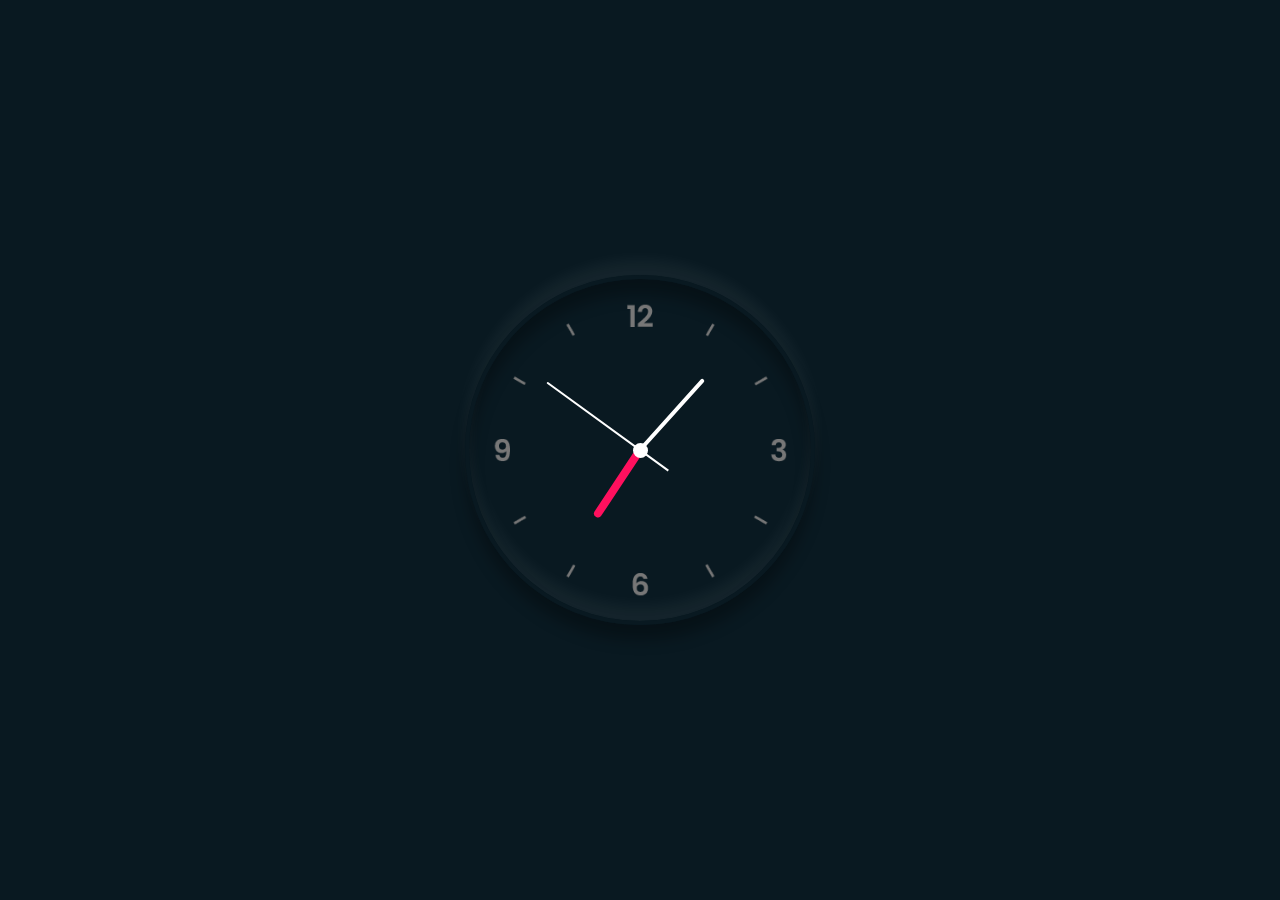
<file: Analog Clock UI Design/index.html>
<!DOCTYPE html>
<html lang="en">
<head>
    <meta charset="UTF-8">
    <meta name="viewport" content="width=device-width, initial-scale=1.0">
    <link rel="stylesheet" href="css/style.css">
    <title>Analog Clock</title>
</head>
<body>
    <div class="clock">
        <div class="hour">
            <div class="hr" id="hr"></div>
        </div>
        <div class="min">
            <div class="mn" id="mn"></div>
        </div>
        <div class="sec">
            <div class="sc" id="sc"></div>
        </div>
    </div>
    <script src="js/main.js"></script>
</body>
</html>
</file>
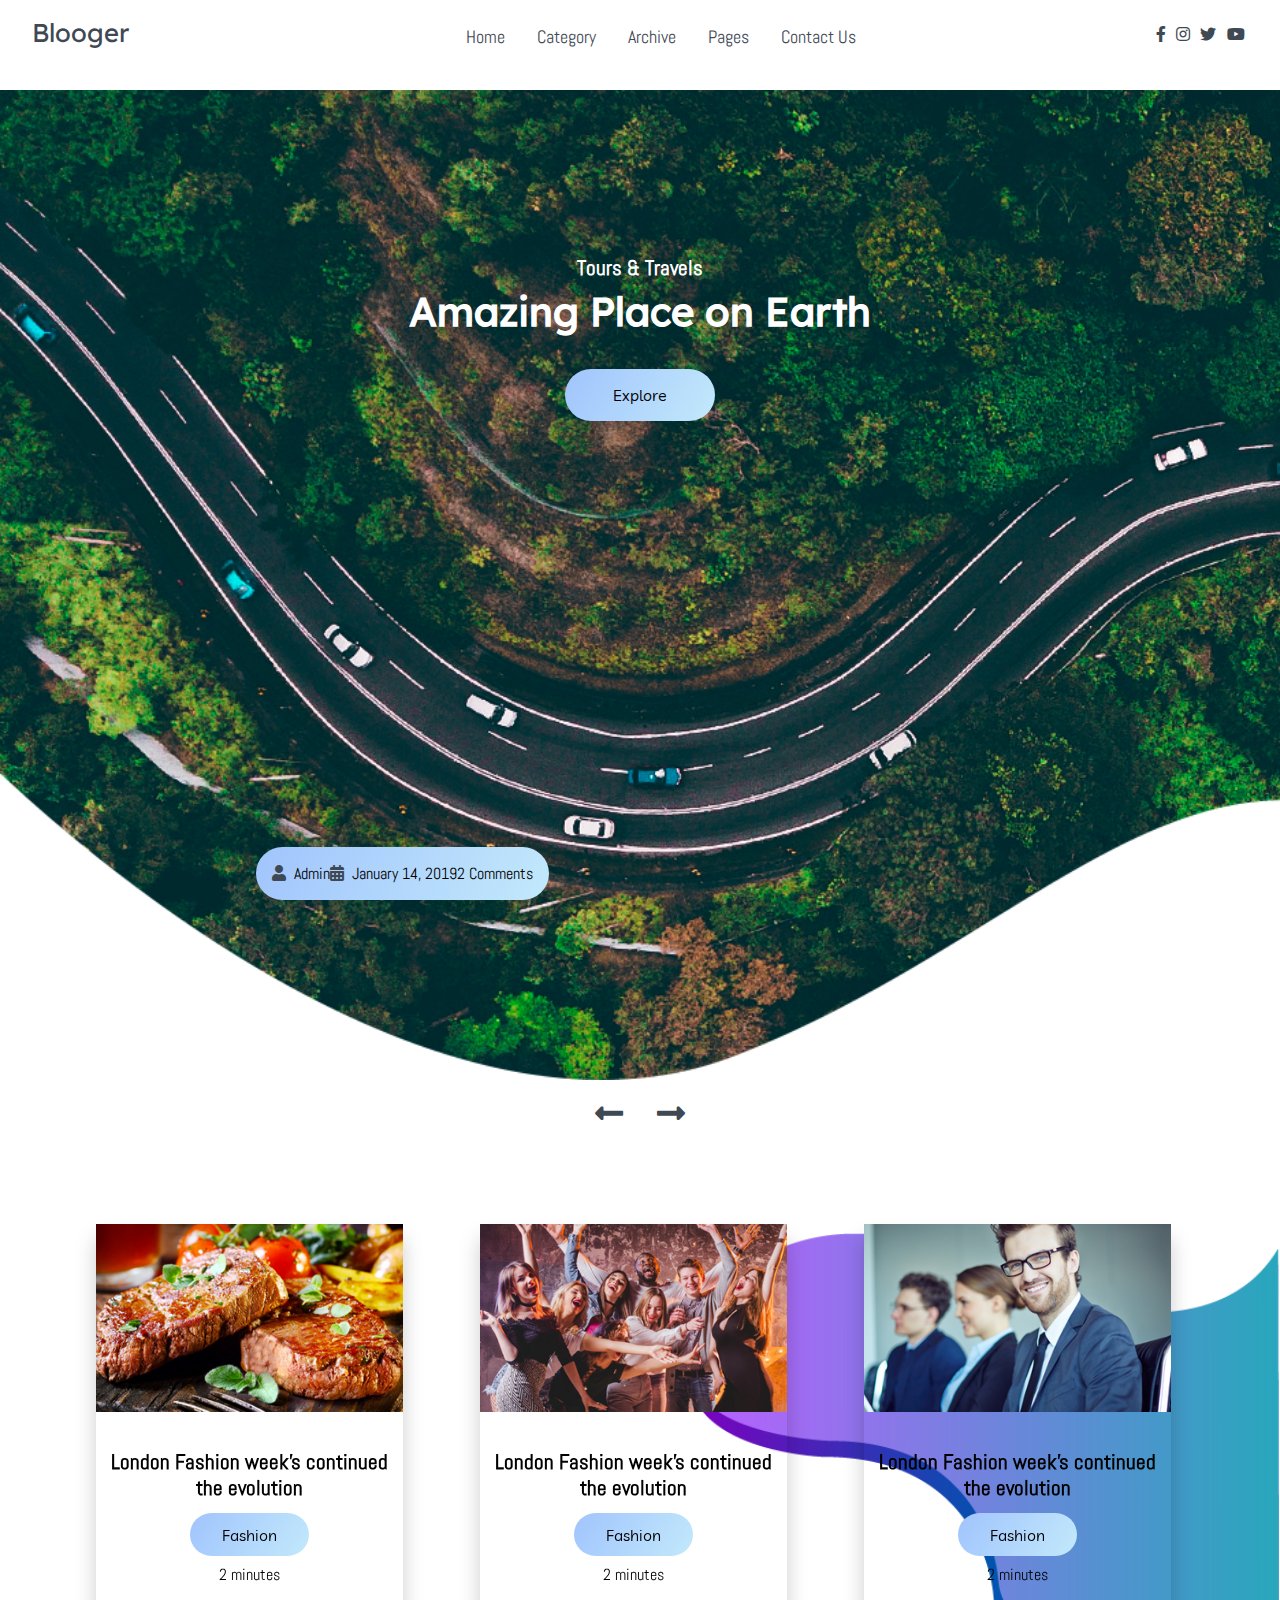
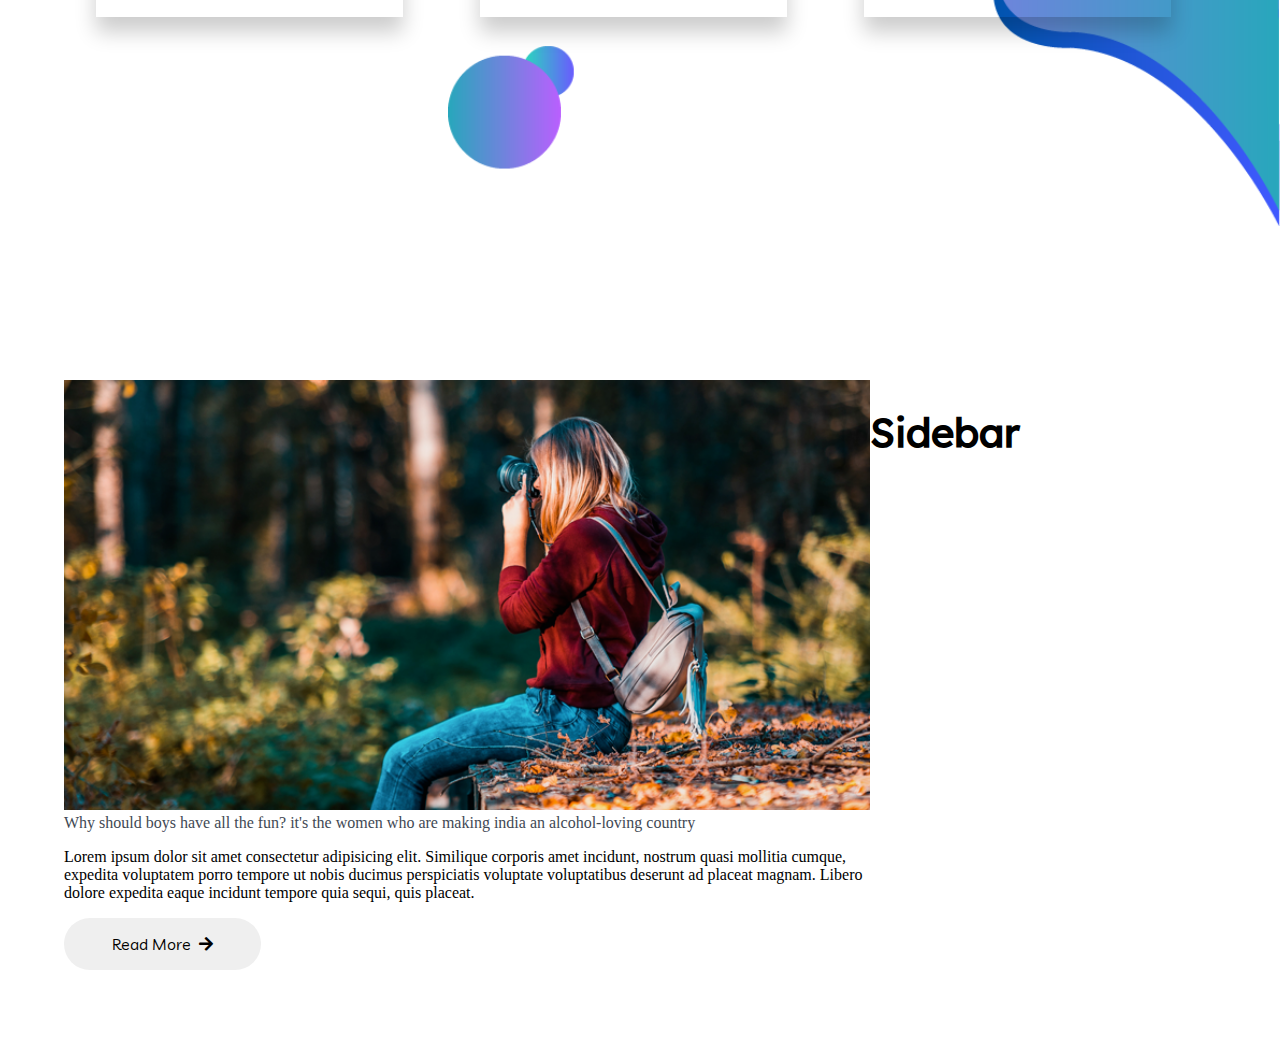
<file: Blooger/index.html>
<!DOCTYPE html>
<html lang="en">
<head>
    <meta charset="UTF-8">
    <meta name="viewport" content="width=device-width, initial-scale=1.0">
    <meta http-equiv="X-UA-Compatible" content="ie=edge">
    <title>Blooger</title>

    <!-- Font Awesome Icons -->
    <link rel="stylesheet" href="./css/all.css">

    <!-- Owl-Carousel -->
    <link rel="stylesheet" href="./css/owl.carousel.min.css">
    <link rel="stylesheet" href="./css/owl.theme.default.min.css">

    <!-- Css Style -->
    <link rel="stylesheet" href="./css/style.css">
</head>

<body>

    <!-- Navigation
    =============================================== -->

    <nav class="navigation">
        <div class="nav-menu flex-row">
            <div class="nav-brand">
                <a href="#" class="text-gray">Blooger</a>
            </div>
            <div class="toggle-collapse">
                <div class="toggle-icons">
                    <i class="fas fa-bars"></i>
                </div>
            </div>
            <div>
                <ul class="nav-items">
                    <li class="nav-link">
                        <a href="#">Home</a>
                    </li>
                    <li class="nav-link">
                        <a href="#">Category</a>
                    </li>
                    <li class="nav-link">
                        <a href="#">Archive</a>
                    </li>
                    <li class="nav-link">
                        <a href="#">Pages</a>
                    </li>
                    <li class="nav-link">
                        <a href="#">Contact Us</a>
                    </li>
                </ul>
            </div>
            <div class="social text-gray">
                <a href="#"><i class="fab fa-facebook-f"></i></a>
                <a href="#"><i class="fab fa-instagram"></i></a>
                <a href="#"><i class="fab fa-twitter"></i></a>
                <a href="#"><i class="fab fa-youtube"></i></a>
            </div>
        </div>
    </nav>

    <!-- End Navigation
    =============================================== -->

    <!-- Main Site Section
    =============================================== -->

    <main>

        <!-- Site Title
        =========================================== -->

        <section class="site-title">
            <div class="site-background">
                <h3>Tours & Travels</h3>
                <h1>Amazing Place on Earth</h1>
                <button class="btn">Explore</button>
            </div>
        </section>

        <!-- End Site Title
        =========================================== -->

        <!-- Blog Carousel
        =========================================== -->

        <section>
            <div class="blog">
                <div class="container">
                    <div class="owl-carousel owl-theme blog-post">
                        <div class="blog-content">
                            <img src="./assets/Blog-post/post-1.jpg" alt="post-1">
                            <div class="blog-title">
                                <h3>London Fashion week's continued the evolution</h3>
                                <button class="btn btn-blog">Fashion</button>
                                <span>2 minutes</span>
                            </div>
                        </div>
                        <div class="blog-content">
                            <img src="./assets/Blog-post/post-3.jpg" alt="post-1">
                            <div class="blog-title">
                                <h3>London Fashion week's continued the evolution</h3>
                                <button class="btn btn-blog">Fashion</button>
                                <span>2 minutes</span>
                            </div>
                        </div>
                        <div class="blog-content">
                            <img src="./assets/Blog-post/post-2.jpg" alt="post-1">
                            <div class="blog-title">
                                <h3>London Fashion week's continued the evolution</h3>
                                <button class="btn btn-blog">Fashion</button>
                                <span>2 minutes</span>
                            </div>
                        </div>
                        <div class="blog-content">
                            <img src="./assets/Blog-post/post-5.png" alt="post-1">
                            <div class="blog-title">
                                <h3>London Fashion week's continued the evolution</h3>
                                <button class="btn btn-blog">Fashion</button>
                                <span>2 minutes</span>
                            </div>
                        </div>
                    </div>
                    <div class="owl-navigation">
                        <span class="owl-nav-prev"><i class="fas fa-long-arrow-alt-left"></i></span>
                        <span class="owl-nav-next"><i class="fas fa-long-arrow-alt-right"></i></span>
                    </div>
                </div>
            </div>
        </section>
        
        <!-- End Blog Carousel
        =========================================== -->

        <!-- Site Content
        =========================================== -->

        <section class="container">
            <div class="site-content">
                <div class="posts">
                    <div class="post-content">
                        <div class="post-image">
                            <div>
                                <img src="./assets/Blog-post/blog1.png" class="img" alt="blog1">
                            </div>
                            <div class="post-info flex-row">
                                <span><i class="fas fa-user text-gray"></i>&nbsp;&nbsp;Admin</span>
                                <span><i class="fas fa-calendar-alt text-gray"></i>&nbsp;&nbsp;January 14, 2019</span>
                                <span>2 Comments</span>
                            </div>
                        </div>
                        <div class="post-title">
                            <a href="#">Why should boys have all the fun? it's the women who are making india an alcohol-loving country</a>
                            <p>Lorem ipsum dolor sit amet consectetur adipisicing elit. Similique corporis amet incidunt, nostrum quasi mollitia cumque, expedita voluptatem porro tempore ut nobis ducimus perspiciatis voluptate voluptatibus deserunt ad placeat magnam. Libero dolore expedita eaque incidunt tempore quia sequi, quis placeat.</p>
                            <button class="btn post-btn">Read More &nbsp;<i class="fas fa-arrow-right"></i></button>
                        </div>
                    </div>
                </div>
                <aside class="sidebar">
                    <h1>Sidebar</h1>
                </aside>
            </div>
        </section>

        <!-- End Site Content
        =========================================== -->

    </main>

    <!-- End Main Site Section
    =============================================== -->

    <!-- Jquery Library file -->
    <script src="./js/jquery3.4.1.min.js"></script>

    <!-- Owl-Carousel js -->
    <script src="./js/owl.carousel.min.js"></script>
    
    <!-- Javascript -->
    <script src="./js/main.js"></script>
</body>

</html>
</file>
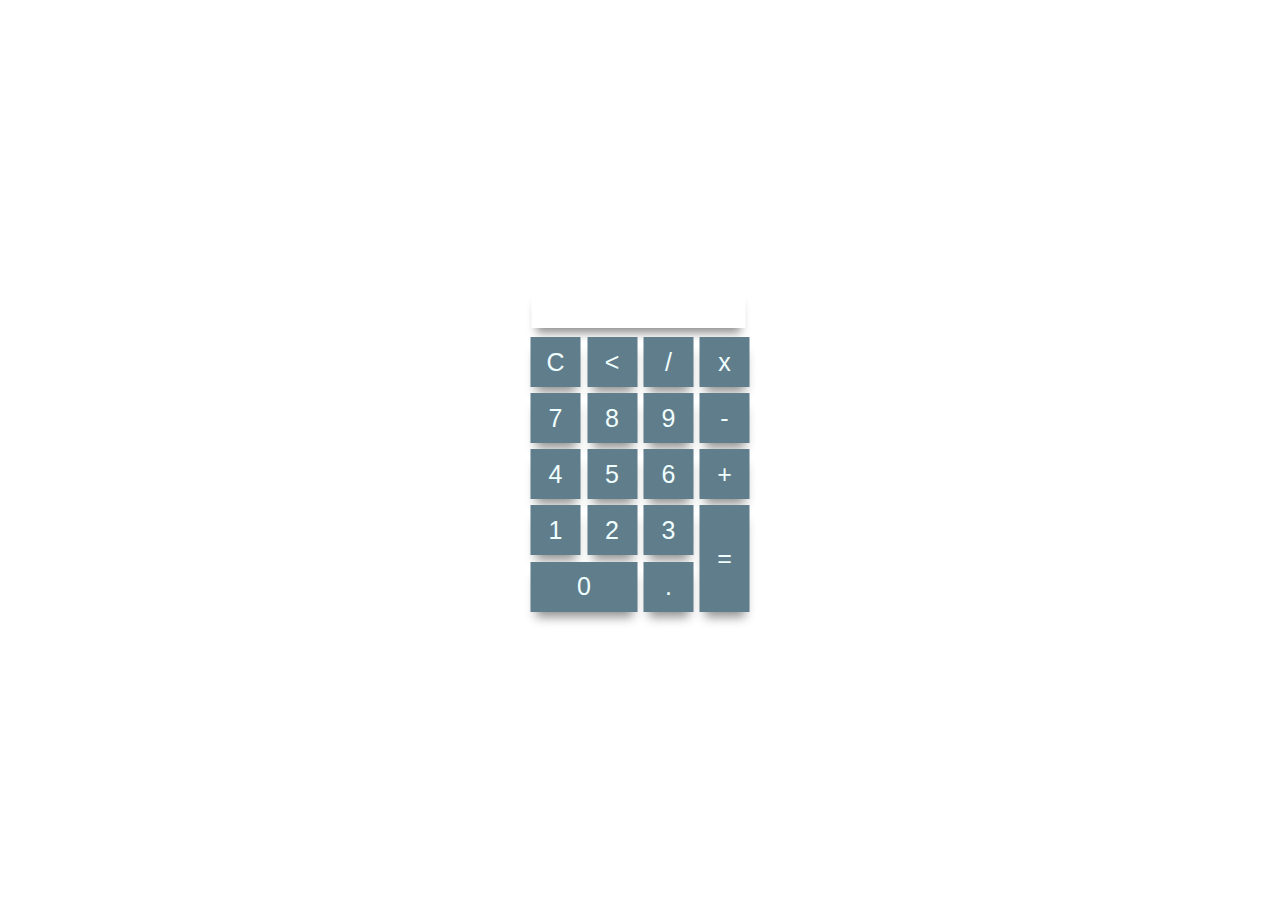
<file: Calculadora/index.html>
<!DOCTYPE html>
<html lang="en">
  <head>
    <meta charset="UTF-8" />
    <meta name="viewport" content="width=device-width, initial-scale=1.0" />
    <meta http-equiv="X-UA-Compatible" content="ie=edge" />
    <title>Calculadora</title>
    <link rel="stylesheet" href="style.css" />
  </head>
  <body>
    <script src="script.js"></script>
      <div class="main">
        <form name="form">
          <input class="textview" name="textview" />
        </form>
        <table>
          <tr>
            <td>
              <input class="button" type="button" value="C" onclick="clean()" />
            </td>
            <td>
              <input class="button" type="button" value="<" onclick="back()" />
            </td>
            <td>
              <input
                class="button"
                type="button"
                value="/"
                onclick="insert('/')"
              />
            </td>
            <td>
              <input
                class="button"
                type="button"
                value="x"
                onclick="insert('*')"
              />
            </td>
          </tr>
          <tr>
            <td>
              <input
                class="button"
                type="button"
                value="7"
                onclick="insert(7)"
              />
            </td>
            <td>
              <input
                class="button"
                type="button"
                value="8"
                onclick="insert(8)"
              />
            </td>
            <td>
              <input
                class="button"
                type="button"
                value="9"
                onclick="insert(9)"
              />
            </td>
            <td>
              <input
                class="button"
                type="button"
                value="-"
                onclick="insert('-')"
              />
            </td>
          </tr>
          <tr>
            <td>
              <input
                class="button"
                type="button"
                value="4"
                onclick="insert(4)"
              />
            </td>
            <td>
              <input
                class="button"
                type="button"
                value="5"
                onclick="insert(5)"
              />
            </td>
            <td>
              <input
                class="button"
                type="button"
                value="6"
                onclick="insert(6)"
              />
            </td>
            <td>
              <input
                class="button"
                type="button"
                value="+"
                onclick="insert('+')"
              />
            </td>
          </tr>
          <tr>
            <td>
              <input
                class="button"
                type="button"
                value="1"
                onclick="insert(1)"
              />
            </td>
            <td>
              <input
                class="button"
                type="button"
                value="2"
                onclick="insert(2)"
              />
            </td>
            <td>
              <input
                class="button"
                type="button"
                value="3"
                onclick="insert(3)"
              />
            </td>
            <td rowspan="2">
              <input
                class="button"
                style="height: 107px"
                type="button"
                value="="
                onclick="equal()"
              />
            </td>
          </tr>
          <tr>
            <td colspan="2">
              <input
                class="button"
                style="width: 107px"
                type="button"
                value="0"
                onclick="insert(0)"
              />
            </td>
            <td>
              <input
                class="button"
                type="button"
                value="."
                onclick="insert('.')"
              />
            </td>
          </tr>
        </table>
      </div>
  </body>
</html>
</file>
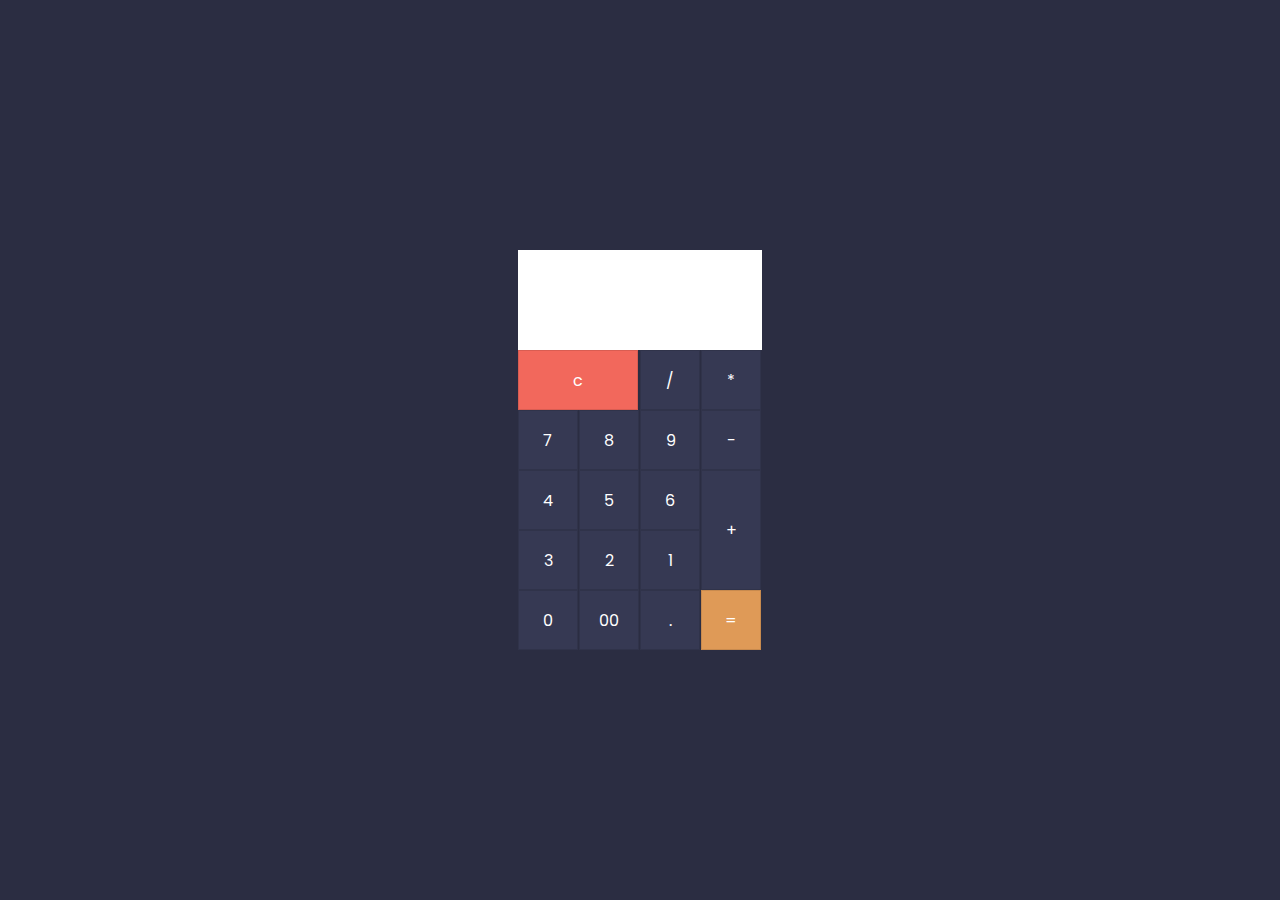
<file: Calculator/index.html>
<!DOCTYPE html>
<html lang="en">
<head>
    <meta charset="UTF-8">
    <meta name="viewport" content="width=device-width, initial-scale=1.0">
    <link href="https://fonts.googleapis.com/css?family=Poppins&display=swap" rel="stylesheet"> 
    <link rel="stylesheet" href="css/style.css">
    <title>Calculator</title>
</head>
<body>
    <form class="calculator" name="calc">
        <input type="text" class="value" name="txt" readonly="">
        <span class="num clear" onclick="document.calc.txt.value =''">c</span>
        <span class="num" onclick="document.calc.txt.value +='/'">/</span>
        <span class="num" onclick="document.calc.txt.value +='*'">*</span>
        <span class="num" onclick="document.calc.txt.value +='7'">7</span>
        <span class="num" onclick="document.calc.txt.value +='8'">8</span>
        <span class="num" onclick="document.calc.txt.value +='9'">9</span>
        <span class="num" onclick="document.calc.txt.value +='-'">-</span>
        <span class="num" onclick="document.calc.txt.value +='4'">4</span>
        <span class="num" onclick="document.calc.txt.value +='5'">5</span>
        <span class="num" onclick="document.calc.txt.value +='6'">6</span>
        <span class="num plus" onclick="document.calc.txt.value +='+'">+</span>
        <span class="num" onclick="document.calc.txt.value +='3'">3</span>
        <span class="num" onclick="document.calc.txt.value +='2'">2</span>
        <span class="num" onclick="document.calc.txt.value +='1'">1</span>
        <span class="num" onclick="document.calc.txt.value +='0'">0</span>
        <span class="num" onclick="document.calc.txt.value +='00'">00</span>
        <span class="num" onclick="document.calc.txt.value +='.'">.</span>
        <span class="num equal" onclick="document.calc.txt.value = eval(calc.txt.value)">=</span>
    </form>
</body>
</html>
</file>
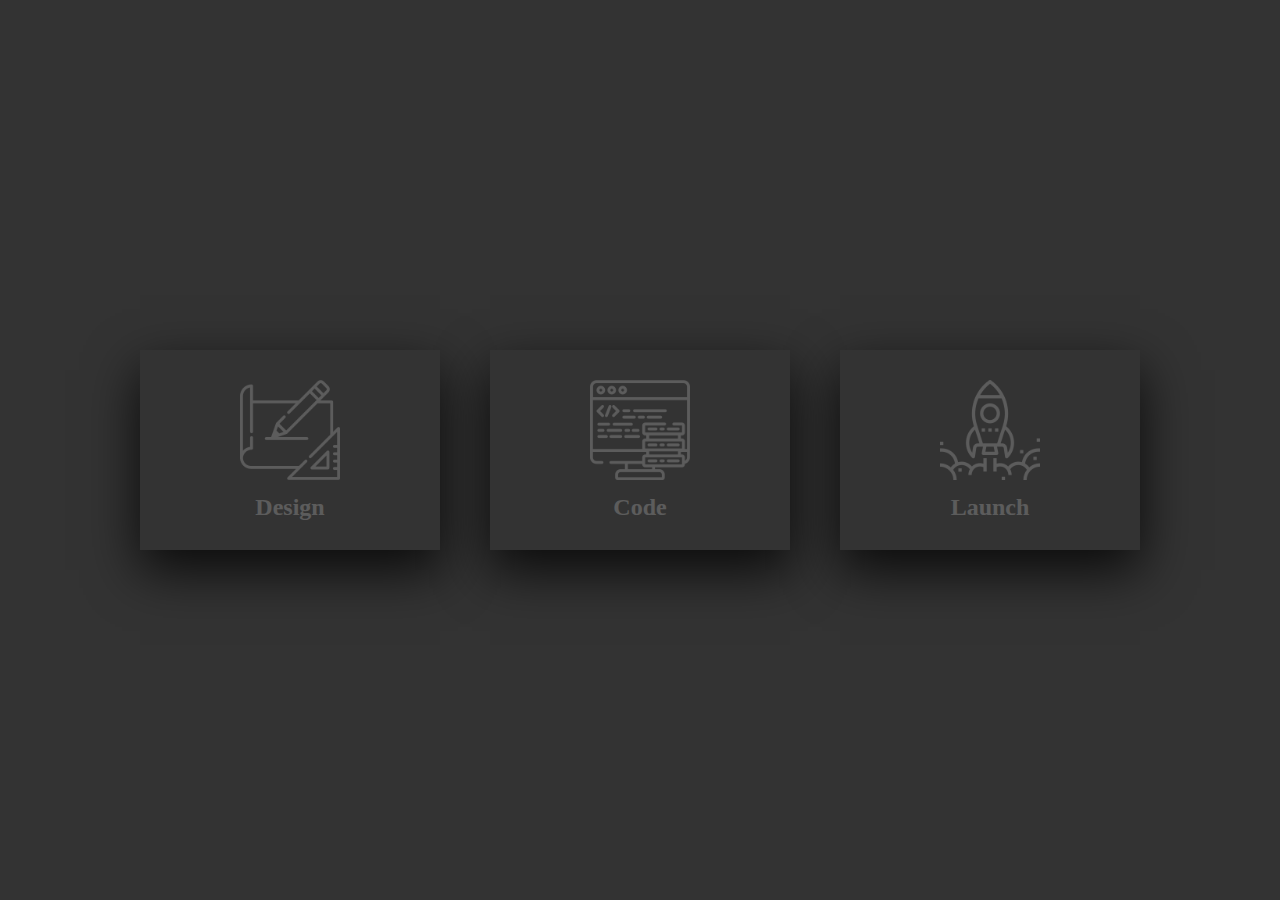
<file: CSS Card Hover Effects/index.html>
<!DOCTYPE html>
<html lang="en">
<head>
    <meta charset="UTF-8">
    <meta name="viewport" content="width=device-width, initial-scale=1.0">
    <meta http-equiv="X-UA-Compatible" content="ie=edge">
    <title>Card Hover Effects</title>
    <link rel="stylesheet" href="style.css">
</head>
<body>
    <div class="container">
        <div class="card">
            <div class="face face1">
                <div class="content">
                    <img src="img\design_128.png">
                    <h3>Design</h3>
                </div>
            </div>
            <div class="face face2">
                <div class="content">
                    <p>Lorem ipsum dolor sit amet consectetur adipisicing elit. Quas cum cumque minus iste veritatis provident at.</p>
                        <a href="#">Read More</a>
                </div>
            </div>
        </div>
        <div class="card">
            <div class="face face1">
                <div class="content">
                    <img src="img\code_128.png">
                    <h3>Code</h3>
                </div>
            </div>
            <div class="face face2">
                <div class="content">
                    <p>Lorem ipsum dolor sit amet consectetur adipisicing elit. Quas cum cumque minus iste veritatis provident at.</p>
                        <a href="#">Read More</a>
                </div>
            </div>
        </div>
        <div class="card">
            <div class="face face1">
                <div class="content">
                    <img src="img\launch_128.png">
                    <h3>Launch</h3>
                </div>
            </div>
            <div class="face face2">
                <div class="content">
                    <p>Lorem ipsum dolor sit amet consectetur adipisicing elit. Quas cum cumque minus iste veritatis provident at.</p>
                        <a href="#">Read More</a>
                </div>
            </div>
        </div>
    </div>
</body>
</html>
</file>
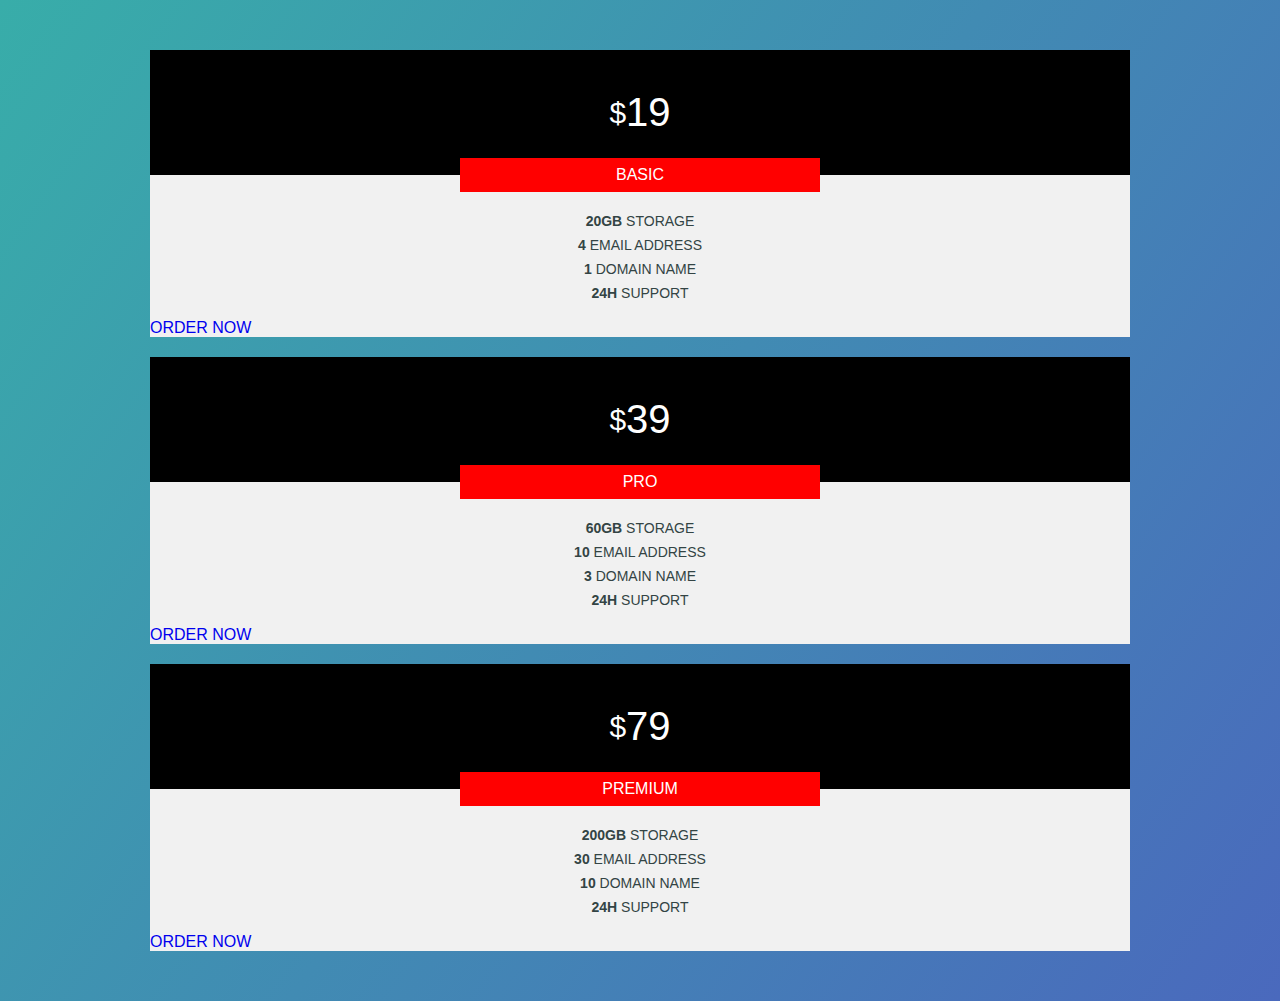
<file: Pricing Table/index.html>
<!DOCTYPE html>
<html lang="en">
<head>
    <meta charset="UTF-8">
    <meta name="viewport" content="width=device-width, initial-scale=1.0">
    <meta http-equiv="X-UA-Compatible" content="ie=edge">
    <link rel="stylesheet" href="style.css">
    <title>Pricing Table</title>
</head>
<body>
    <div class="container">
        <div class="pricing-table table1">
            <div class="pricing-header">
                <div class="price"><span>$</span>19</div>
                <div class="title">Basic</div>
            </div>
            <ul class="pricing-list">
                <li><strong>20GB</strong> Storage</li>
                <div class="boder"></div>
                <li><strong>4</strong> Email Address</li>
                <div class="boder"></div>
                <li><strong>1</strong> Domain Name</li>
                <div class="boder"></div>
                <li><strong>24h</strong> Support</li>
            </ul>
            <a href="#">Order Now</a>
        </div>

        <div class="pricing-table table2">
            <div class="pricing-header">
                <div class="price"><span>$</span>39</div>
                <div class="title">PRO</div>
            </div>
            <ul class="pricing-list">
                <li><strong>60GB</strong> Storage</li>
                <div class="boder"></div>
                <li><strong>10</strong> Email Address</li>
                <div class="boder"></div>
                <li><strong>3</strong> Domain Name</li>
                <div class="boder"></div>
                <li><strong>24h</strong> Support</li>
            </ul>
            <a href="#">Order Now</a>
        </div>

        <div class="pricing-table table3">
            <div class="pricing-header">
                <div class="price"><span>$</span>79</div>
                <div class="title">Premium</div>
            </div>
            <ul class="pricing-list">
                <li><strong>200GB</strong> Storage</li>
                <div class="boder"></div>
                <li><strong>30</strong> Email Address</li>
                <div class="boder"></div>
                <li><strong>10</strong> Domain Name</li>
                <div class="boder"></div>
                <li><strong>24h</strong> Support</li>
            </ul>
            <a href="#">Order Now</a>
        </div>
    </div>
</body>
</html>
</file>
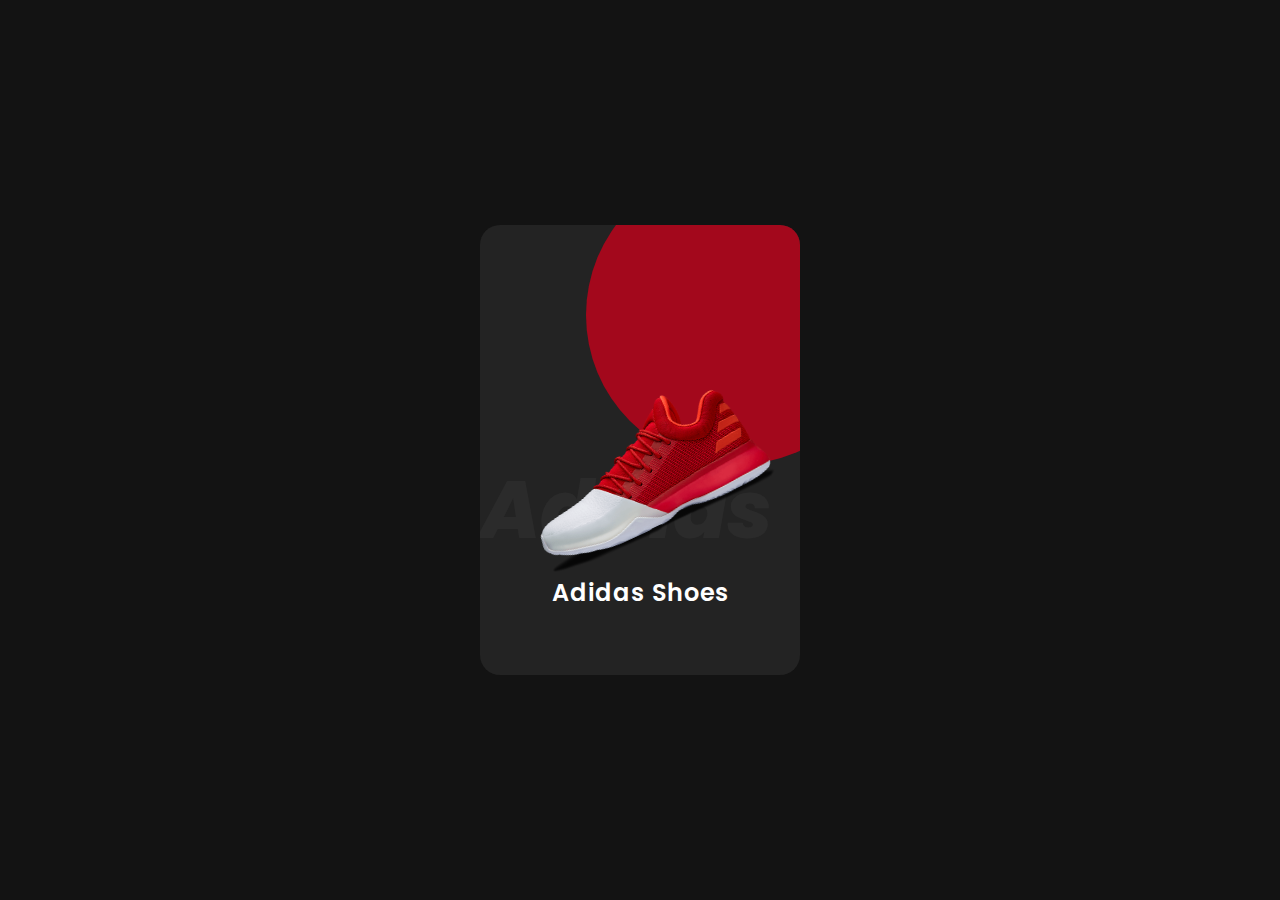
<file: Product Card UI Design/index.html>
<!DOCTYPE html>
<html lang="en">
<head>
    <meta charset="UTF-8">
    <meta name="viewport" content="width=device-width, initial-scale=1.0">
    <link rel="stylesheet" href="css/style.css">
    <title>Product Card UI Design</title>
</head>
<body>
    <div class="container">
        <div class="card">
            <div class="imgBx">
                <img src="img/shoes.png">
            </div>
            <div class="contentBx">
                <h2>Adidas Shoes</h2>
                <div class="size">
                    <h3>Size :</h3>
                    <span>7</span>
                    <span>8</span>
                    <span>9</span>
                    <span>10</span>
                </div>
                <div class="color">
                    <h3>Color :</h3>
                    <span></span>
                    <span></span>
                    <span></span>
                </div>
                <a href="#">Buy Now</a>
            </div>
        </div>
    </div>
</body>
</html>
</file>
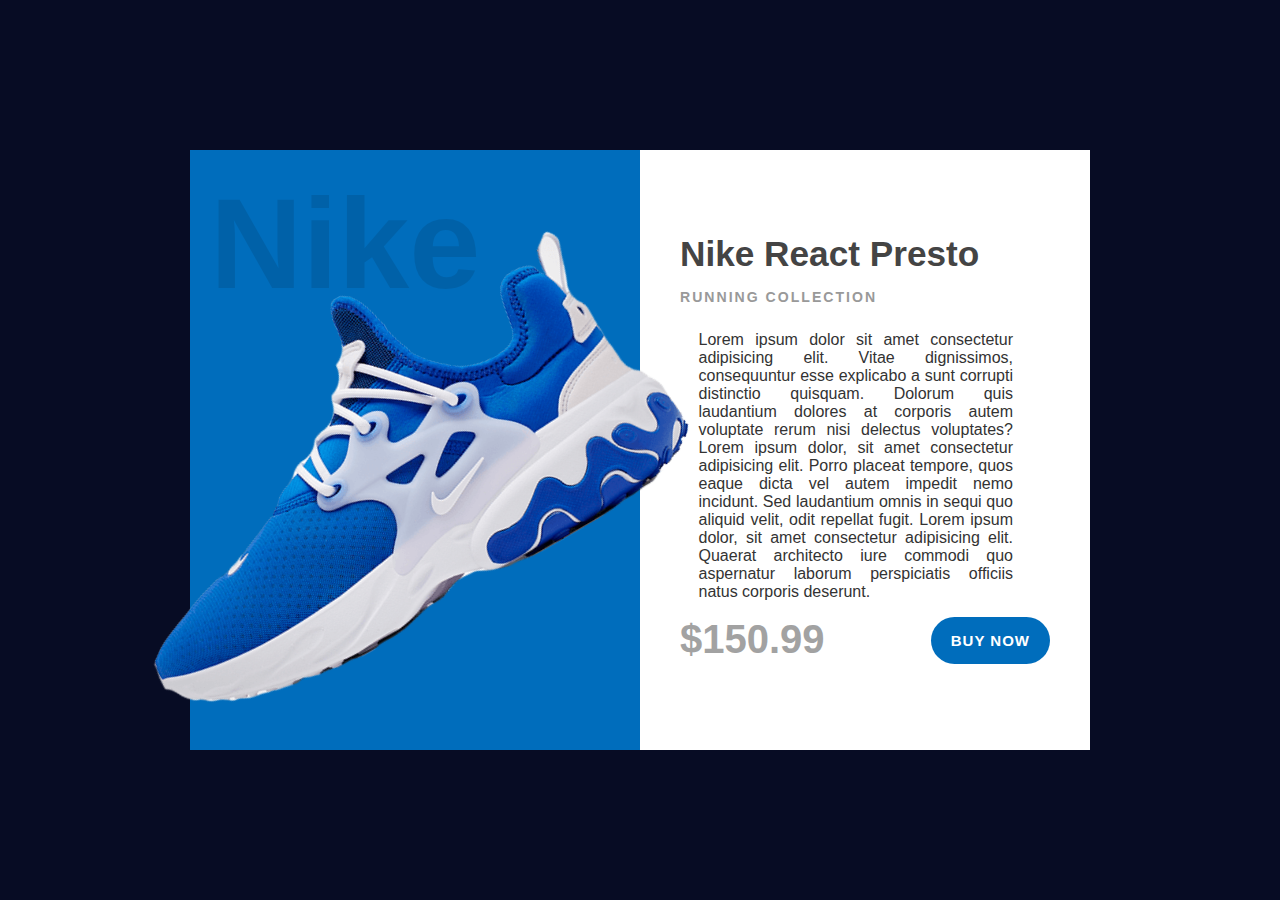
<file: Responsive Product Card UI/index.html>
<!DOCTYPE html>
<html lang="en">
<head>
    <meta charset="UTF-8">
    <meta name="viewport" content="width=device-width, initial-scale=1.0">
    <meta http-equiv="X-UA-Compatible" content="ie=edge">
    <link rel="stylesheet" href="style.css">
    <title>Nike React Presto Hyper Royal UI Design</title>
</head>
<body>
    <div class="container">
        <div class="imgBx">
            <img src="img\shoe.png">
        </div>
        <div class="details">
            <div class="content">
                <h2>Nike React Presto<br><span>Running Collection</span></h2>
                <p>Lorem ipsum dolor sit amet consectetur adipisicing elit. Vitae dignissimos, consequuntur esse explicabo a sunt corrupti distinctio quisquam. Dolorum quis laudantium dolores at corporis autem voluptate rerum nisi delectus voluptates? Lorem ipsum dolor, sit amet consectetur adipisicing elit. Porro placeat tempore, quos eaque dicta vel autem impedit nemo incidunt. Sed laudantium omnis in sequi quo aliquid velit, odit repellat fugit. Lorem ipsum dolor, sit amet consectetur adipisicing elit. Quaerat architecto iure commodi quo aspernatur laborum perspiciatis officiis natus corporis deserunt.</p>
                <h3>$150.99</h3>
                <button>Buy Now</button>
            </div>
        </div>
    </div>
</body>
</html>
</file>
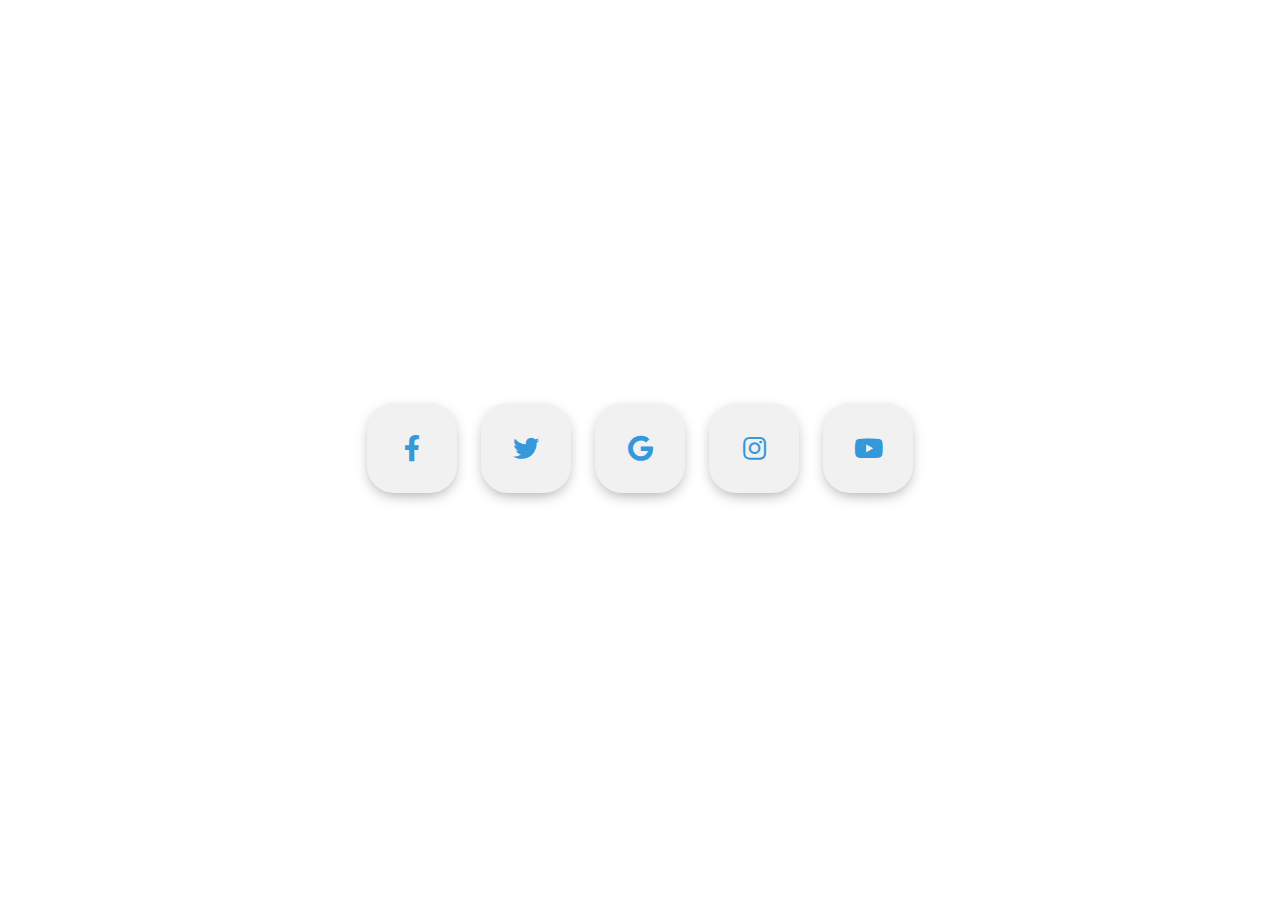
<file: Social Media Buttons/index.html>
<!DOCTYPE html>
<html lang="en">
  <head>
    <meta charset="UTF-8" />
    <meta name="viewport" content="width=device-width, initial-scale=1.0" />
    <meta http-equiv="X-UA-Compatible" content="ie=edge" />
    <title>Social Media Buttons</title>
    <link rel="stylesheet" href="style.css" />
    <link
      rel="stylesheet"
      href="https://use.fontawesome.com/releases/v5.4.1/css/all.css"
    />
  </head>
  <body>
    <div class="middle">
      <a class="btn" href="#">
        <i class="fab fa-facebook-f"></i>
      </a>
      <a class="btn" href="#">
        <i class="fab fa-twitter"></i>
      </a>
      <a class="btn" href="#">
        <i class="fab fa-google"></i>
      </a>
      <a class="btn" href="#">
        <i class="fab fa-instagram"></i>
      </a>
      <a class="btn" href="#">
        <i class="fab fa-youtube"></i>
      </a>
    </div>
  </body>
</html>
</file>
<file: Analog Clock UI Design/css/style.css>
*{
    margin: 0;
    padding: 0;
    box-sizing: border-box;
}

body{
    display: flex;
    justify-content: center;
    align-items: center;
    min-height: 100vh;
    background: #091921;
}

.clock{
    width: 350px;
    height: 350px;
    display: flex;
    justify-content: center;
    align-items: center;
    background: url(../img/clock.png);
    background-size: cover;
    border: 4px solid #091921;
    border-radius: 50%;
    box-shadow: 0 -15px 15px rgba(255, 255, 255, 0.05),
                inset 0 -15px 15px rgba(255, 255, 255, 0.05),
                0 15px 15px rgba(0, 0, 0, 0.3),
                inset 0 15px 15px rgba(0, 0, 0, 0.3);
}

.clock::before{
    content: '';
    position: absolute;
    width: 15px;
    height: 15px;
    background: #fff;
    border-radius: 50%;
    z-index: 10000;
}

.clock .hour, .clock .min, .clock .sec{
    position: absolute;
}

.clock .hour, .hr{
    width: 160px;
    height: 160px;
}

.clock .min, .mn{
    width: 190px;
    height: 190px;
}

.clock .sec, .sc{
    width: 230px;
    height: 230px;
}

.hr, .mn, .sc{
    display: flex;
    justify-content: center;
    /* align-items: center; */
    position: absolute;
    border-radius: 50%;
}

.hr::before{
    content: '';
    position: absolute;
    width: 8px;
    height: 80px;
    background: #ff105e;
    z-index: 10;
    border-radius: 6px 6px 0 0;
}

.mn::before{
    content: '';
    position: absolute;
    width: 4px;
    height: 90px;
    background: #fff;
    z-index: 11;
    border-radius: 6px 6px 0 0;
}

.sc::before{
    content: '';
    position: absolute;
    width: 2px;
    height: 150px;
    background: #fff;
    z-index: 12;
    border-radius: 6px 6px 0 0;
}
</file>
<file: Blooger/css/style.css>
@import url('../css/fonts.css');

html, body{
    margin: 0%;
    box-sizing: border-box;
    overflow-x: hidden;
}

:root{
    /* theme colors */
    --text-gray: #3f4954;
    --text-light: #686666da;
    --bg-color: #0f0f0f;
    --white: #ffffff;
    --midnight: #104f55;

    /* gradient color */
    --sky: linear-gradient(120deg, #a1c4fd 0%, #c2e9fb 100%);


    /* theme font-family */
    --Abel: 'Abel', cursive;
    --Anton: 'Anton', cursive;
    --Josefin: 'Josefin', cursive;
    --Lexend: 'Lexend', cursive;
    --Livvic: 'Livvic', cursive;
}

/* Global Classes
============================== */

a{
    text-decoration: none;
    color: var(--text-gray);
}

.flex-row{
    display: flex;
    flex-direction: row;
    flex-wrap: wrap;
}

ul{
    list-style-type: none;
}

h1{
    font-family: var(--Lexend);
    font-size: 2.5rem;
}

h2{
    font-family: var(--Lexend);
}

h3{
    font-family: var(--Abel);
    font-size: 1.3rem;
}

button.btn{
    border: none;
    border-radius: 2rem;
    padding: 1rem 3rem;
    font-size: 1rem;
    font-family: var(--Livvic);
    cursor: pointer;
}

span{
    font-family: var(--Abel);
}

.container{
    margin: 0 5vw;
}

.text-gray{
    color: var(--text-gray);
}

/* End Global Classes
============================== */

/* Navbar
============================== */

.navigation{
    background: #fff;
    padding: 0 2rem;
    height: 0rem;
    min-height: 10vh;
    overflow: hidden;
    transition: height 0.5s ease-in-out;
}

.navigation .nav-menu{
    justify-content: space-between;
}

.navigation .toggle-collapse{
    position: absolute;
    top: 0%;
    width: 90%;
    cursor: pointer;
    display: none;
}

.navigation .toggle-collapse .toggle-icons{
    display: flex;
    justify-content: flex-end;
    padding: 1.7rem 0;
}

.navigation .toggle-collapse .toggle-icons i{
    font-size: 1.4rem;
    color: var(--text-gray);
}

.collapse{
    height: 30rem;
}

.navigation .nav-items{
    display: flex;
    margin: 0;
}

.navigation .nav-items .nav-link{
    padding: 1.6rem 1rem;
    font-size: 1.1rem;
    position: relative;
    font-family: var(--Abel);
    font-size: 1.1rem;
}

.navigation .nav-items .nav-link:hover{
    background-color: var(--midnight);
}

.navigation .nav-items .nav-link:hover a{
    color: var(--white);
}

.navigation .nav-brand a{
    font-size: 1.6rem;
    padding: 1rem 0;
    display: block;
    font-family: var(--Lexend);
    font-size: 1.6rem;
}

.navigation .social{
    padding: 1.4rem 0;
}

.navigation .social i{
    padding: 0.2rem;
}

.navigation .social i:hover{
    color: #a1c4cf;
}

/* End Navbar
============================== */

/* Main Content
============================== */

/* Site Title */
main .site-title{
    background: url(../assets/Background-image.png);
    background-size: cover;
    height: 110vh;
    display: flex;
    justify-content: center;
}

main .site-title .site-background{
    padding-top: 10rem;
    text-align: center;
    color: var(--white);
}

main .site-title h1,h3{
    margin: .3rem;
}

main .site-title .btn{
    margin: 1.8rem;
    background: var(--sky);
}

main .site-title .btn:hover{
    background: transparent;
    border: 1px solid var(--white);
    color: var(--white);
}

/* End Site Title */

/* Blog Carousel
============================== */

main .blog{
    background: url(../assets/Abract01.png);
    background-repeat: no-repeat;
    background-position: right;
    height: 100vh;
    width: 100%;
    background-size: 65%;
}

main .blog .blog-post{
    padding-top: 6rem;
}

main .blog-post .blog-content{
    display: flex;
    flex-direction: column;
    text-align: center;
    width: 80%;
    margin: 3rem 2rem;
    box-shadow: 0 15px 20px rgba(0,0,0,0.2);
}

main .blog-content .blog-title{
    padding: 2rem 0;
}

main .blog-content .btn-blog{
    padding: .7rem 2rem;
    background: var(--sky);
    margin: .5rem;
}

main .blog-content span{
    display: block;
}

section .container .owl-nav{
    position: absolute;
    top: 0%;
    margin:  0 auto;
    width: 100%;
}

.owl-nav .owl-prev .owl-nav-prev,
.owl-nav .owl-next .owl-nav-next{
    color: var(--text-gray);
    background: transparent;
    font-size: 2rem;
}

.owl-theme .owl-nav [class*='owl-']:hover{
    background: transparent;
    color: var(--midnight);
}

.owl-theme .owl-nav [class*='owl-']{
    outline: none;
}

/* End Blog Carousel
============================== */

/* Site Content
=========================================== */

main .site-content{
    display: grid;
    grid-template-columns: 70% 30%;
}

main .post-content{
    width: 100%;
    margin-bottom: 5rem;
}

main .site-content .post-content > .post-image .post-title{
    padding: 1rem 2rem;
    position: relative;
}

main .site-content .post-content > .post-image .post-info{
    background: var(--sky);
    padding: 1rem;
    position: absolute;
    bottom: 0%;
    left: 20vw;
    border-radius: 3rem;
}

main .site-content .post-content > .post-image > div{
    overflow: hidden;
}

main .site-content .post-content > .post-image .img{
    width: 100%;
    transition: all 1s ease;
}

main .site-content .post-content > .post-image .img:hover{
    transform: scale(1.3);
}

/* End Site Content
=========================================== */        

/* End Main Content
============================== */

/* Viewport less then or equal to 750px
============================== */

@media only screen and (max-width:750px){
    .navigation .nav-menu, .navigation .nav-items{
        flex-direction: column;
    }

    .navigation .toggle-collapse{
        display: initial;
    }
}

/* End Viewport less then or equal to 750px
============================== */
</file>
<file: Calculadora/style.css>
*{
    margin: 0;
    padding: 0;
}

.button{
    width: 50px;
    height: 50px;
    font-size: 25px;
    margin: 2px;
    cursor: pointer;
    background: #607d8b;
    border: none;
    color: azure;
    box-shadow: 0 10px 10px -5px #00000070;
}

.textview{
    width: 204px;
    margin: 5px;
    font-size: 25px;
    padding: 5px;
    border: none;
    color: #607d8b;
    box-shadow: 0 10px 10px -5px #00000070;
}

.main{
    position: absolute;
    top: 50%;
    left: 50%;
    transform: translateX(-50%) translateY(-50%);
}

.bg{
    background: linear-gradient(to right, #47CAFC, #D550B6);
    height: 100%;
}
</file>
<file: Calculator/css/style.css>
@import url('https://fonts.googleapis.com/css?family=Poppins&display=swap');

*{
    margin: 0;
    padding: 0;
    box-sizing: border-box;
    font-family: 'Poppins', sans-serif;
}

body{
    display: flex;
    justify-content: center;
    align-items: center;
    min-height: 100vh;
    background: #2b2d42;
}

.calculator{
    position: relative;
    display: grid;
}

.calculator .value{
    grid-column: span 4;
    width: 244px;
    height: 100px;
    text-align: right;
    border: none;
    outline: none;
    padding: 10px;
    font-size: 18px;
}

.calculator span{
    display: grid;
    width: 60px;
    height: 60px;
    color: #fff;
    background: #363953;
    place-items: center;
    border: 1px solid rgb(0,0,0,.1);
}

.calculator span:active{
    background: #3b5196;
    color: #fff;
}

.calculator span.clear{
    grid-column: span 2;
    width: 120px;
    background: #f2685c;
}

.calculator span.plus{
    grid-row: span 2;
    height: 120px;
}

.calculator span.equal{
    background: #df9a57;
}
</file>
<file: CSS Card Hover Effects/style.css>
body{
    margin: 0;
    padding: 0;
    min-height: 100vh;
    background: #333;
    display: flex;
    justify-content: center;
    align-items: center;
    font-family: consolas;
}

.container{
    width: 1000px;
    position: relative;
    display: flex;
    justify-content: space-between;
}

.container .card{
    position: relative;
}

.container .card .face{
    width: 300px;
    height: 200px;
    transition: 0.5s;
}

.container .card .face.face1{
    position: relative;
    background: #333;
    display: flex;
    justify-content: center;
    align-items: center;
    z-index: 1;
    transform: translateY(100px);
}

.container .card:hover .face.face1{
    background: #ff0057;
    transform: translateY(0);
}

.container .card .face.face1 .content{
    opacity: 0.2;
    transition: 0.5s;
}

.container .card:hover .face.face1 .content{
    opacity: 1;
}

.container .card .face.face1 .content img{
    max-width: 100px;
}

.container .card .face.face1 .content h3{
    margin: 10px 0 0;
    padding: 0;
    color: #fff;
    text-align: center;
    font-size: 1.5em;
}

.container .card .face.face2{
    position: relative;
    background: #fff;
    display: flex;
    justify-content: center;
    align-items: center;
    padding: 20px;
    box-sizing: border-box;
    box-shadow: 0 20px 50px rgba(0, 0, 0, 0.8);
    transform: translateY(-100px);
}

.container .card:hover .face.face2{
    transform: translateY(0);
}

.container .card .face.face2 .content p{
    margin: 0;
    padding: 0;
}

.container .card .face.face2 .content a{
    margin: 15px 0 0;
    display:  inline-block;
    text-decoration: none;
    font-weight: 900;
    color: #333;
    padding: 5px;
    border: 1px solid #333;
}

.container .card .face.face2 .content a:hover{
    background: #333;
    color: #fff;
}
</file>
<file: Pricing Table/style.css>
*{
    margin: 0;
    padding: 0;
    font-family: "Open Sans",sans-serif;
    text-decoration: none;
    list-style: none;
}

body{
    min-height: 100vh;
    background-image: linear-gradient(125deg, #38ada9, #4a69bd);
}

.container{
    max-width: 1000px;
    margin: auto;
    padding: 40px;
    display: flex;
    flex-wrap: wrap;
}

.pricing-table{
    background: #f1f1f1;
    flex: 1;
    margin: 10px;
    text-transform: uppercase;
}

.pricing-header{
    background: black;
    color: #fff;
    position: relative;
    margin-bottom: 20px;
}

.price{
    font-size: 40px;
    display: flex;
    align-items: center;
    justify-content: center;
    padding: 40px 0;
}

.price span{
    font-size: 30px;
}

.title{
    position: absolute;
    bottom: 0;
    left: 50%;
    background: red;
    transform: translate(-50%,50%);
    width: 80%;
    max-width: 360px;
    text-align: center;
    padding: 8px 0;
}

.pricing-list{
    padding: 10px 20px;
}

.pricing-list li{
    margin: 8px 0;
    font-size: 14px;
    color: #344;
    text-align: center;
}

.border{
    width: 80px;
    height: 1px;
    background: #ddd;
    margin: auto;
}

@media screen and (max-width:7880px){
    .pricing-table{
        flex: 100%;
    }
}
</file>
<file: Product Card UI Design/css/style.css>
@import url('https://fonts.googleapis.com/css2?family=Poppins:wght@600;900&display=swap');


*{
    margin: 0;
    padding: 0;
    font-family: 'Poppins', sans-serif;
    font-weight: 100;
}

body{
    display: flex;
    justify-content: center;
    align-items: center;
    min-height: 100vh;
    background: #131313;
}

.container{
    position: relative;
}

.container .card{
    position: relative;
    width: 320px;
    height: 450px;
    background: #232323;
    border-radius: 20px;
    overflow: hidden;
}

.container .card::before{
    content: '';
    position: absolute;
    top: 0;
    left: 0;
    width: 100%;
    height: 100%;
    background: #A3081C;
    clip-path: circle(150px at 80% 20%);
    transition: 0.5s ease-in-out;
}

.container .card:hover::before{
    clip-path: circle(300px at 80% -20%);
}

.container .card::after{
    content: 'Adidas';
    position: absolute;
    top: 50%;
    left: 0;
    font-size: 5em;
    font-weight: 800;
    font-style: italic;
    color: rgba(255, 255, 255, 0.04);
}

.container .card .imgBx{
    position: absolute;
    top: 50%;
    transform: translateY(-50%);
    z-index: 10000;
    width: 100%;
    height: 220px;
    transition: 0.5s;
}

.container .card .imgBx img{
    position: absolute;
    top: 50%;
    left: 50%;
    transform: translate(-50%, -50px) rotate(-25deg) scaleX(-1);
    width: 270px;
}

.container .card:hover .imgBx{
    top: 0%;
    transform: translateY(0%);
}

.container .card .contentBx{
    position: absolute;
    bottom: 0;
    width: 100%;
    height: 100px;
    text-align: center;
    transition: 1s;
    z-index: 10;
}

.container .card:hover .contentBx{
    height: 210px;
}

.container .card .contentBx h2{
    position: relative;
    font-weight: 600;
    letter-spacing: 1px;
    color: #fff;
}

.container .card .contentBx .size,
.container .card .contentBx .color{
    display: flex;
    justify-content: center;
    align-items: center;
    padding: 8px 20px;
    transition: 0.5s;
    opacity: 0;
    visibility: hidden;
}

.container .card:hover .contentBx .size{
    opacity: 1;
    visibility: visible;
    transition-delay: 0.5s;
}

.container .card:hover .contentBx .color{
    opacity: 1;
    visibility: visible;
    transition-delay: 0.6s;
}

.container .card .contentBx .size h3,
.container .card .contentBx .color h3{
    color: #fff;
    font-weight: 300;
    font-size: 14px;
    text-transform: uppercase;
    letter-spacing: 2px;
    margin-right: 10px;
}

.container .card .contentBx .size span{
    width: 26px;
    height: 26px;
    text-align: center;
    line-height: 26px;
    font-size: 14px;
    display: inline-block;
    color: #111;
    background: #fff;
    margin: 0 5px;
    transition: 0.5s;
    border-radius: 4px;
    cursor: pointer;
}

.container .card .contentBx .size span:hover{
    background: #A3081C;
}

.container .card .contentBx .color span{
    width: 20px;
    height: 20px;
    background: #ff0;
    border-radius: 50%;
    margin: 0 5px;
    cursor: pointer;
}

.container .card .contentBx .color span:nth-child(2){
    background: #BF0210;
}

.container .card .contentBx .color span:nth-child(3){
    background: #03a9f4;
}

.container .card .contentBx .color span:nth-child(4){
    background: #9bdc28;
}

.container .card .contentBx a{
    display: inline-block;
    padding: 10px 20px;
    background: #fff;
    border-radius: 4px;
    margin-top: 10px;
    text-decoration: none;
    font-weight: 600;
    color: #111;
    opacity: 0;
    transform: translateY(50px);
    transition: 0.5s;
}

.container .card:hover .contentBx a{
    opacity: 1;
    transform: translateY(0px);
    transition-delay: 0.75s;
}
</file>
<file: Responsive Product Card UI/style.css>
body{
    margin: 0;
    padding: 0;
    display: flex;
    justify-content: center;
    align-items: center;
    min-height: 100vh;
    font-family: 'Poppins', sans-serif;
    background: #070c24;
}

.container{
    position: relative;
    display: flex;
    flex-wrap: wrap;
    justify-content: space-between;
    width: 900px;
    height: 600px;
    background: #fff;
    margin: 20px;
}

.container .imgBx{
    position: relative;
    display: flex;
    justify-content: center;
    align-items: center;
    width: 50%;
    height: 100%;
    background: #006dbc;
}

.container .imgBx:before{
    content: 'Nike';
    position: absolute;
    top: 20px;
    left: 20px;
    color: #000;
    opacity: 0.1;
    font-size: 8em;
    font-weight: 800;
}

.container .imgBx img{
    position: relative;
    width: 700px;
    transform: rotate(-30deg);
    left: -50px;
}

.container .details{
    display: flex;
    justify-content: center;
    align-items: center;
    width: 50%;
    height: 100%;
    box-sizing: border-box;
    padding: 40px;
}

.container .details h2{
    margin: 0;
    padding: 0;
    font-size: 2.2em;
    line-height: 1em;
    color: #444;
}

.container .details h2 span{
    font-size: 0.4em;
    text-transform: uppercase;
    letter-spacing: 2px;
    color: #999;
}

.container .details p{
    max-width: 85%;
    margin-left: 5%;
    color: #333;
    font-size: 16px;
    text-align: justify;
}

.container .details h3{
    margin: 0;
    padding: 0;
    font-size: 2.5em;
    color: #a2a2a2;
    float: left;
}

.container .details button{
    background: #006dbc;
    color: #fff;
    border: none;
    box-shadow: none;
    padding: 15px 20px;
    margin-top: 0px;
    font-size: 15px;
    letter-spacing: 1px;
    text-transform: uppercase;
    font-weight: 600;
    border-radius: 40px;
    float: right;
    cursor: pointer;
}

@media (max-width: 1080px){
    .container{
        height: auto;
    }
    .container .imgBx{
        padding: 40px;
        box-sizing: border-box;
        width: 100% !important;
        height: auto;
        text-align: center;
        overflow: hidden;
    }
    .container .imgBx img{
        left: initial;
        max-width: 100%;
        transform: rotate(0deg);
    }
    .details{
        width: 100% !important;
        height: auto;
        padding: 20px;
    }
    .container .details p{
        max-width: 100%;
        margin-left: 0;
    }
}
</file>
<file: Social Media Buttons/style.css>
body {
  padding: 0;
  margin: 0;
}

.middle {
  position: absolute;
  top: 50%;
  transform: translateY(-50%);
  width: 100%;
  text-align: center;
}

.btn {
  display: inline-block;
  width: 90px;
  height: 90px;
  background: #f1f1f1;
  margin: 10px;
  border-radius: 30%;
  box-shadow: 0 5px 15px -5px #00000070;
  color: #3498db;
  overflow: hidden;
  position: relative;
}

.btn i {
  line-height: 90px;
  font-size: 26px;
  transition: 0.2s linear;
}

.btn:hover i {
  transform: scale(1.3);
  color: #f1f1f1;
}

.btn::before {
  content: "";
  position: absolute;
  width: 120%;
  height: 120%;
  background: #3498db;
  transform: rotate(45deg);
  left: -110%;
  top: 90%;
}

.btn:hover::before {
  animation: aaa 0.7s 1;
  top: -10%;
  left: -10%;
}

@keyframes aaa {
  0% {
    left: -110%;
    top: 90%;
  }
  50% {
    left: 10%;
    top: -30%;
  }
  100% {
    top: -10%;
    left: -10%;
  }
}
</file>
